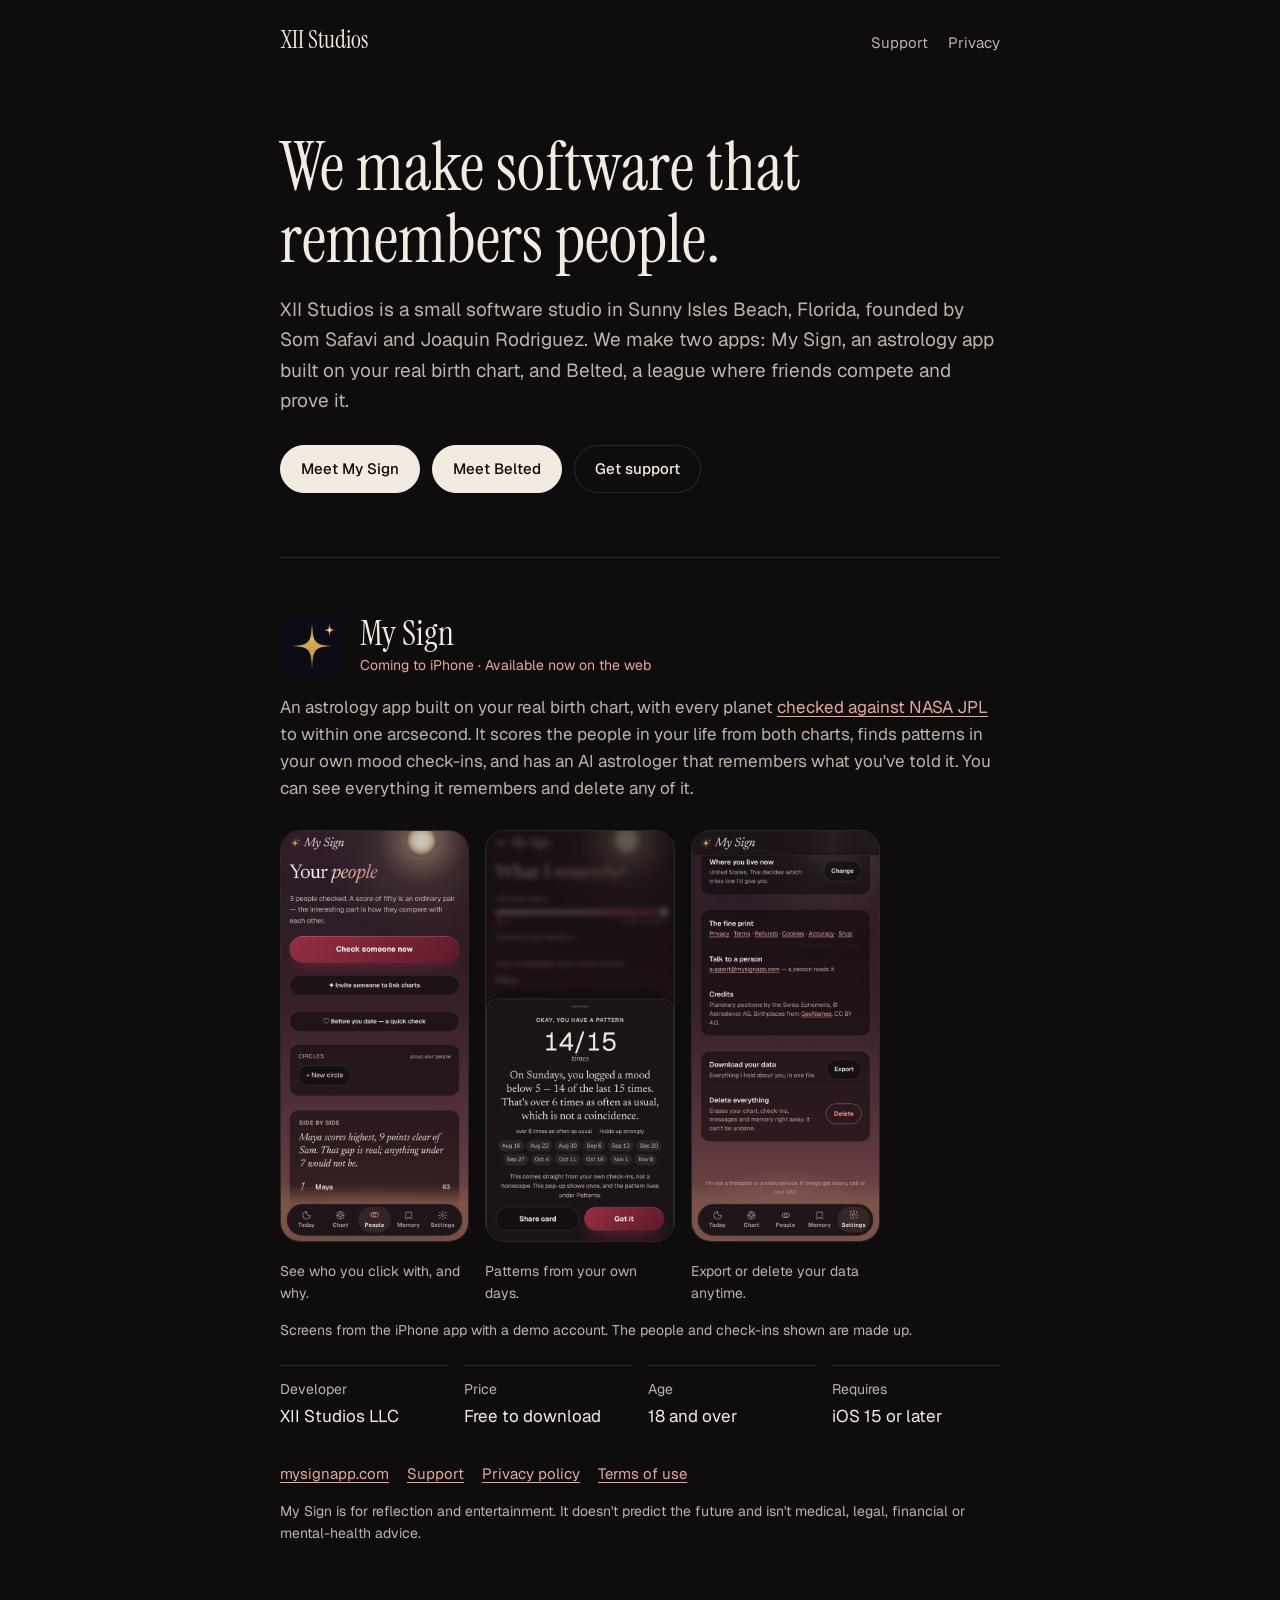
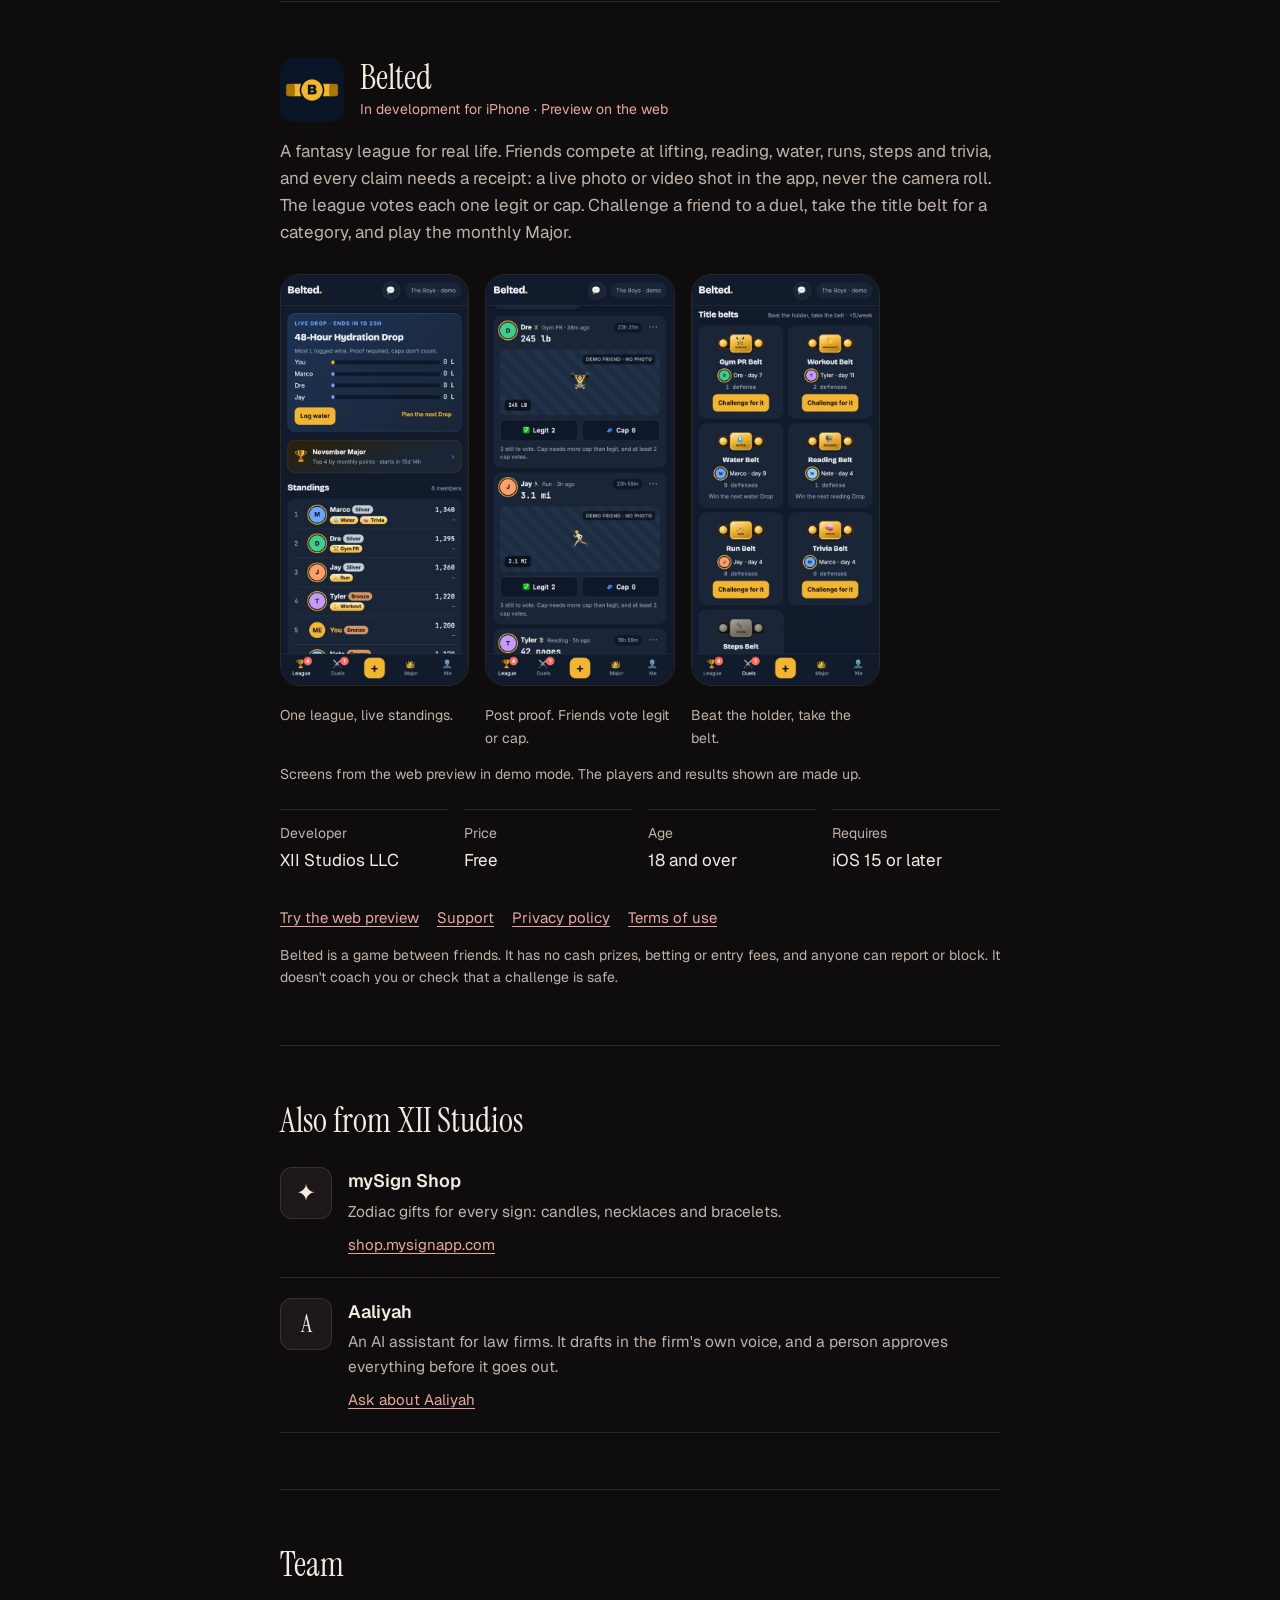
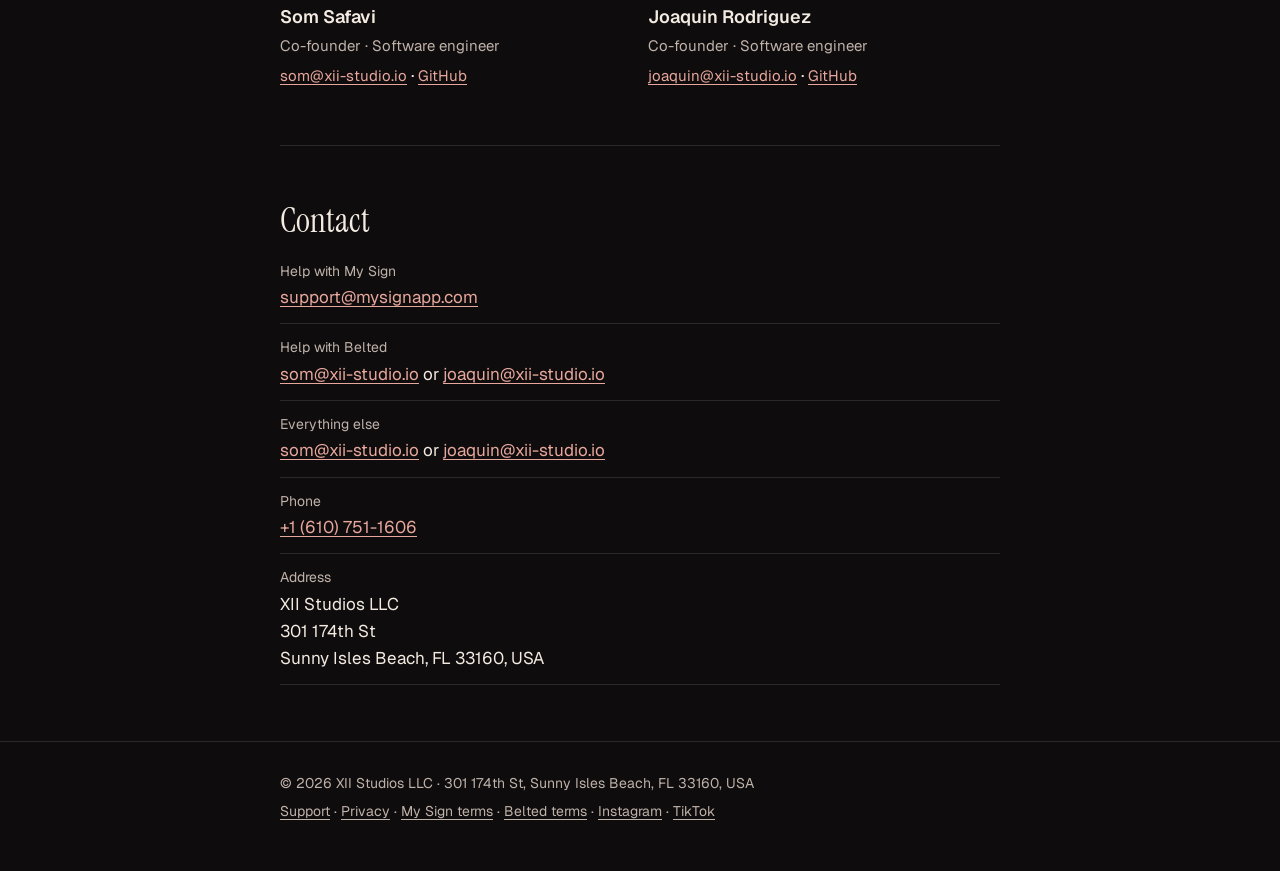
<file: index.html>
<!doctype html>
<html lang="en">
<head>
<meta charset="utf-8">
<meta name="viewport" content="width=device-width, initial-scale=1">
<title>XII Studios</title>
<meta name="description" content="XII Studios LLC is a small software studio in Sunny Isles Beach, Florida. We make My Sign and Belted.">
<meta name="theme-color" content="#0f0c0e">
<link rel="canonical" href="https://xii-studio.io/">
<link rel="icon" href="assets/favicon.svg" type="image/svg+xml">
<link rel="stylesheet" href="assets/site.css?v=4">
<script type="application/ld+json">
{"@context":"https://schema.org","@type":"Organization","name":"XII Studios LLC","url":"https://xii-studio.io/","email":["som@xii-studio.io","joaquin@xii-studio.io"],"telephone":"+1-610-751-1606",
"address":{"@type":"PostalAddress","streetAddress":"301 174th St","addressLocality":"Sunny Isles Beach","addressRegion":"FL","postalCode":"33160","addressCountry":"US"},
"founder":[{"@type":"Person","name":"Som Safavi","email":"som@xii-studio.io"},{"@type":"Person","name":"Joaquin Rodriguez","email":"joaquin@xii-studio.io"}],
"contactPoint":[{"@type":"ContactPoint","contactType":"customer support","email":"support@mysignapp.com","url":"https://xii-studio.io/support.html"}],
"brand":[{"@type":"Brand","name":"My Sign"},{"@type":"Brand","name":"Belted"}]}
</script>
</head>
<body>
<header class="top"><div class="wrap">
  <a class="brand" href="./">XII Studios</a>
  <nav><a href="support.html">Support</a><a href="privacy.html">Privacy</a></nav>
</div></header>
<main class="wrap">
<section class="hero">
  <h1>We make software that remembers people.</h1>
  <p class="lede">XII Studios is a small software studio in Sunny Isles Beach, Florida, founded by Som Safavi and Joaquin Rodriguez. We make two apps: My Sign, an astrology app built on your real birth chart, and Belted, a league where friends compete and prove it.</p>
  <div class="btns"><a class="btn solid" href="#my-sign">Meet My Sign</a><a class="btn solid" href="#belted">Meet Belted</a><a class="btn" href="support.html">Get support</a></div>
</section>

<section id="my-sign">
  <div class="app-head">
    <img src="assets/img/my-sign-icon.png" width="64" height="64" alt="My Sign app icon">
    <div><h2>My Sign</h2><p class="status">Coming to iPhone · Available now on the web</p></div>
  </div>
  <p>An astrology app built on your real birth chart, with every planet <a href="https://mysignapp.com/accuracy">checked against NASA JPL</a> to within one arcsecond. It scores the people in your life from both charts, finds patterns in your own mood check-ins, and has an AI astrologer that remembers what you've told it. You can see everything it remembers and delete any of it.</p>
  <div class="shots">
    <figure><img src="assets/img/1-people.jpg" width="506" height="1100" loading="lazy" alt="The People screen, with three people ranked by compatibility score"><figcaption>See who you click with, and why.</figcaption></figure>
    <figure><img src="assets/img/3-pattern.jpg" width="506" height="1100" loading="lazy" alt="A pattern found in the user's own check-ins"><figcaption>Patterns from your own days.</figcaption></figure>
    <figure><img src="assets/img/6-your-data.jpg" width="506" height="1100" loading="lazy" alt="Settings, with Download your data and Delete everything"><figcaption>Export or delete your data anytime.</figcaption></figure>
  </div>
  <p class="fine">Screens from the iPhone app with a demo account. The people and check-ins shown are made up.</p>
  <dl class="facts">
    <div><dt>Developer</dt><dd>XII Studios LLC</dd></div>
    <div><dt>Price</dt><dd>Free to download</dd></div>
    <div><dt>Age</dt><dd>18 and over</dd></div>
    <div><dt>Requires</dt><dd>iOS 15 or later</dd></div>
  </dl>
  <div class="links"><a href="https://mysignapp.com">mysignapp.com</a><a href="support.html">Support</a><a href="https://mysignapp.com/privacy">Privacy policy</a><a href="https://mysignapp.com/terms">Terms of use</a></div>
  <p class="fine">My Sign is for reflection and entertainment. It doesn't predict the future and isn't medical, legal, financial or mental-health advice.</p>
</section>

<section id="belted">
  <div class="app-head">
    <img src="assets/img/belted-icon.png" width="64" height="64" alt="Belted app icon">
    <div><h2>Belted</h2><p class="status">In development for iPhone · Preview on the web</p></div>
  </div>
  <p>A fantasy league for real life. Friends compete at lifting, reading, water, runs, steps and trivia, and every claim needs a receipt: a live photo or video shot in the app, never the camera roll. The league votes each one legit or cap. Challenge a friend to a duel, take the title belt for a category, and play the monthly Major.</p>
  <div class="shots">
    <figure><img src="assets/img/belted-1-league.jpg" width="506" height="1100" loading="lazy" alt="The League screen, with a live water Drop and the standings for six players"><figcaption>One league, live standings.</figcaption></figure>
    <figure><img src="assets/img/belted-2-receipts.jpg" width="506" height="1100" loading="lazy" alt="A receipt for a 245 lb gym lift, with Legit and Cap vote buttons"><figcaption>Post proof. Friends vote legit or cap.</figcaption></figure>
    <figure><img src="assets/img/belted-3-belts.jpg" width="506" height="1100" loading="lazy" alt="Title belts for each category, with the current holder and a Challenge for it button"><figcaption>Beat the holder, take the belt.</figcaption></figure>
  </div>
  <p class="fine">Screens from the web preview in demo mode. The players and results shown are made up.</p>
  <dl class="facts">
    <div><dt>Developer</dt><dd>XII Studios LLC</dd></div>
    <div><dt>Price</dt><dd>Free</dd></div>
    <div><dt>Age</dt><dd>18 and over</dd></div>
    <div><dt>Requires</dt><dd>iOS 15 or later</dd></div>
  </dl>
  <div class="links"><a href="https://somsafavi-hash.github.io/belted/">Try the web preview</a><a href="support.html#belted">Support</a><a href="belted-privacy.html">Privacy policy</a><a href="belted-terms.html">Terms of use</a></div>
  <p class="fine">Belted is a game between friends. It has no cash prizes, betting or entry fees, and anyone can report or block. It doesn't coach you or check that a challenge is safe.</p>
</section>

<section>
  <h2>Also from XII Studios</h2>
  <ul class="apps">
    <li><span class="glyph" aria-hidden="true">✦</span>
      <div><h3>mySign Shop</h3><p>Zodiac gifts for every sign: candles, necklaces and bracelets.</p>
        <div class="links"><a href="https://shop.mysignapp.com">shop.mysignapp.com</a></div></div></li>
    <li><span class="glyph" aria-hidden="true">A</span>
      <div><h3>Aaliyah</h3><p>An AI assistant for law firms. It drafts in the firm's own voice, and a person approves everything before it goes out.</p>
        <div class="links"><a href="mailto:som@xii-studio.io,joaquin@xii-studio.io?subject=Aaliyah">Ask about Aaliyah</a></div></div></li>
  </ul>
</section>

<section>
  <h2>Team</h2>
  <div class="team">
    <div><h3>Som Safavi</h3><p>Co-founder · Software engineer</p><a href="mailto:som@xii-studio.io">som@xii-studio.io</a> · <a href="https://github.com/somsafavi-hash">GitHub</a></div>
    <div><h3>Joaquin Rodriguez</h3><p>Co-founder · Software engineer</p><a href="mailto:joaquin@xii-studio.io">joaquin@xii-studio.io</a> · <a href="https://github.com/joaqorm55">GitHub</a></div>
  </div>
</section>

<section id="contact">
  <h2>Contact</h2>
  <dl>
    <div><dt>Help with My Sign</dt><dd><a href="mailto:support@mysignapp.com">support@mysignapp.com</a></dd></div>
    <div><dt>Help with Belted</dt><dd><a href="mailto:som@xii-studio.io?subject=Belted">som@xii-studio.io</a> or <a href="mailto:joaquin@xii-studio.io?subject=Belted">joaquin@xii-studio.io</a></dd></div>
    <div><dt>Everything else</dt><dd><a href="mailto:som@xii-studio.io">som@xii-studio.io</a> or <a href="mailto:joaquin@xii-studio.io">joaquin@xii-studio.io</a></dd></div>
    <div><dt>Phone</dt><dd><a href="tel:+16107511606">+1 (610) 751-1606</a></dd></div>
    <div><dt>Address</dt><dd><address>XII Studios LLC<br>301 174th St<br>Sunny Isles Beach, FL 33160, USA</address></dd></div>
  </dl>
</section>
</main>
<footer><div class="wrap">
  <p>© 2026 XII Studios LLC · 301 174th St, Sunny Isles Beach, FL 33160, USA</p>
  <p><a href="support.html">Support</a> · <a href="privacy.html">Privacy</a> · <a href="https://mysignapp.com/terms">My Sign terms</a> · <a href="belted-terms.html">Belted terms</a> · <a href="https://www.instagram.com/mysignastrology/">Instagram</a> · <a href="https://www.tiktok.com/@mysignastrology">TikTok</a></p>
</div></footer>
</body>
</html>
</file>
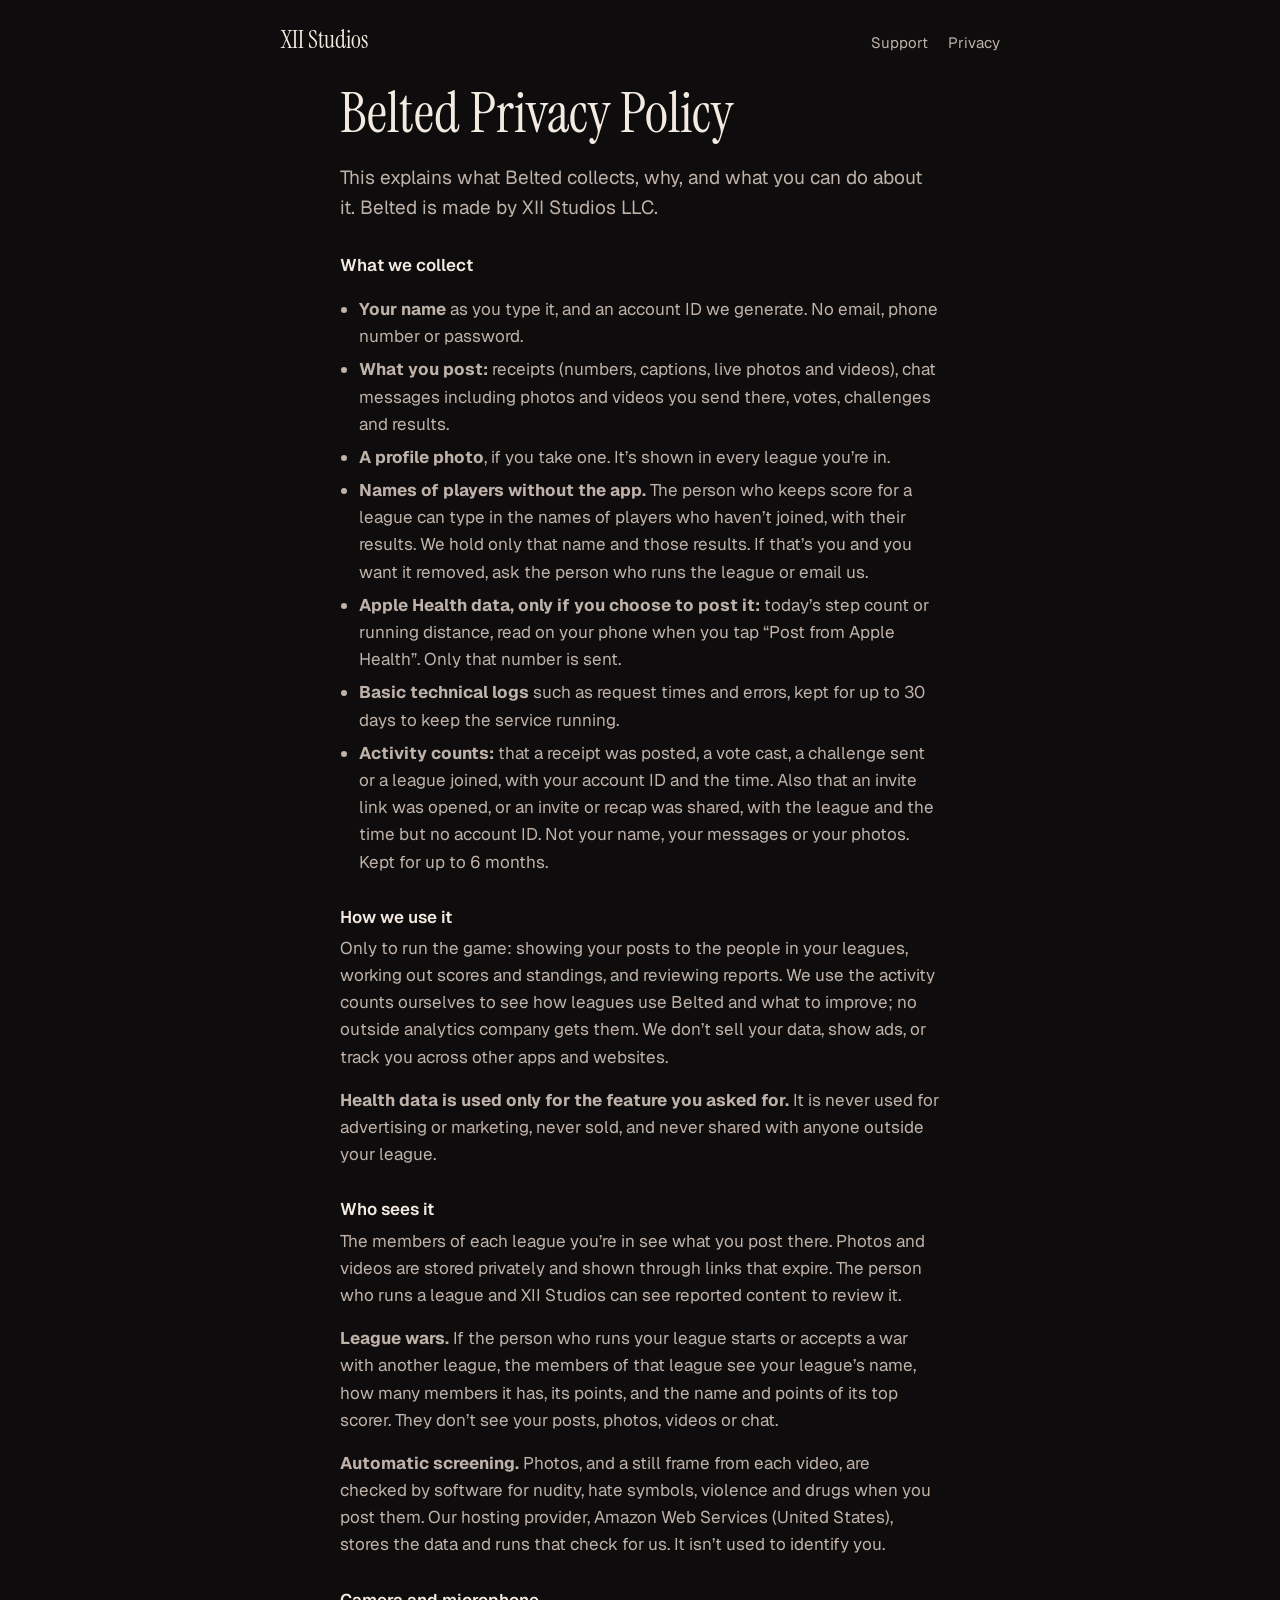
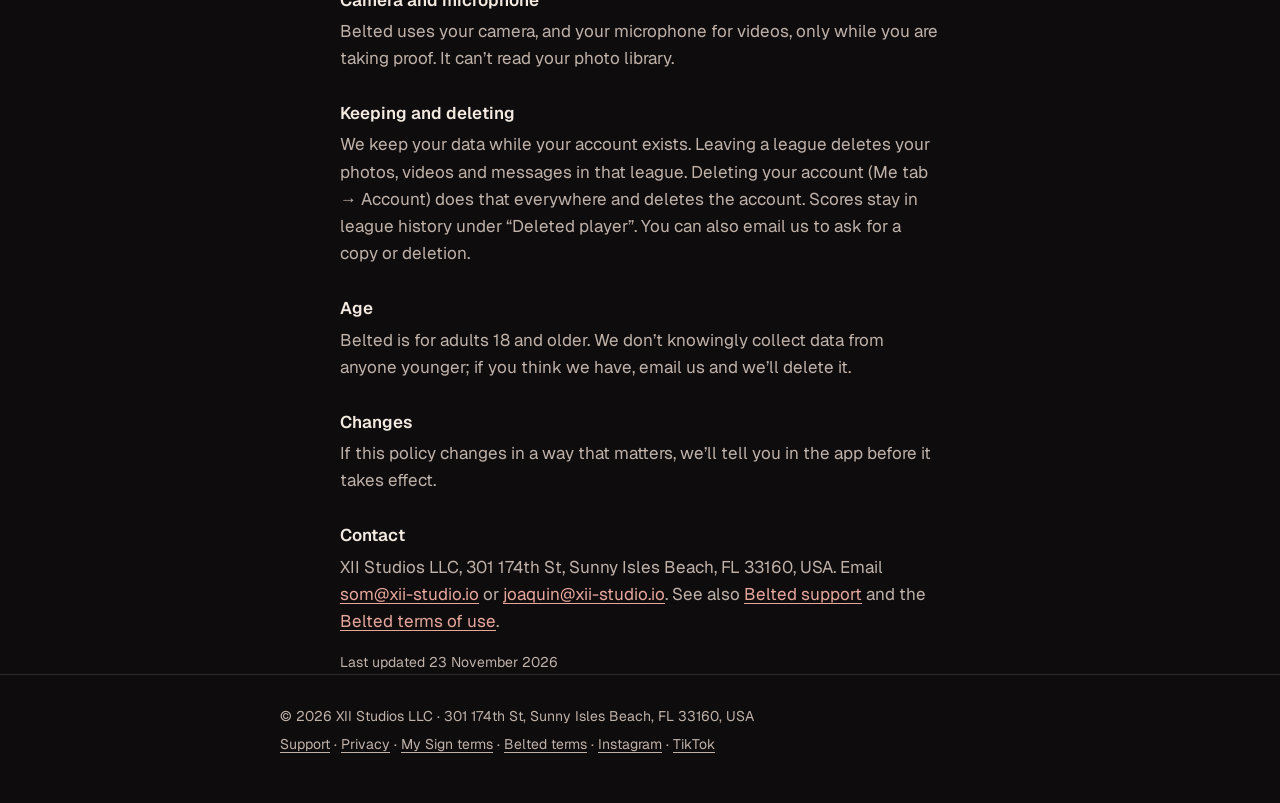
<file: belted-privacy.html>
<!doctype html>
<html lang="en">
<head>
<meta charset="utf-8">
<meta name="viewport" content="width=device-width, initial-scale=1">
<title>Belted Privacy Policy: XII Studios</title>
<meta name="description" content="What the Belted app collects, why, and how to delete it.">
<meta name="theme-color" content="#0f0c0e">
<link rel="canonical" href="https://xii-studio.io/belted-privacy.html">
<link rel="icon" href="assets/favicon.svg" type="image/svg+xml">
<link rel="stylesheet" href="assets/site.css?v=4">
</head>
<body>
<header class="top"><div class="wrap">
  <a class="brand" href="./">XII Studios</a>
  <nav><a href="support.html">Support</a><a href="privacy.html">Privacy</a></nav>
</div></header>
<main class="wrap doc">
<h1>Belted Privacy Policy</h1>
<p class="lede">This explains what Belted collects, why, and what you can do about it. Belted is made by XII Studios LLC.</p>
<h3>What we collect</h3>
<ul>
<li><b>Your name</b> as you type it, and an account ID we generate. No email, phone number or password.</li>
<li><b>What you post:</b> receipts (numbers, captions, live photos and videos), chat messages including photos and videos you send there, votes, challenges and results.</li>
<li><b>A profile photo</b>, if you take one. It’s shown in every league you’re in.</li>
<li><b>Names of players without the app.</b> The person who keeps score for a league can type in the names of players who haven’t joined, with their results. We hold only that name and those results. If that’s you and you want it removed, ask the person who runs the league or email us.</li>
<li><b>Apple Health data, only if you choose to post it:</b> today’s step count or running distance, read on your phone when you tap “Post from Apple Health”. Only that number is sent.</li>
<li><b>Basic technical logs</b> such as request times and errors, kept for up to 30 days to keep the service running.</li>
<li><b>Activity counts:</b> that a receipt was posted, a vote cast, a challenge sent or a league joined, with your account ID and the time. Also that an invite link was opened, or an invite or recap was shared, with the league and the time but no account ID. Not your name, your messages or your photos. Kept for up to 6 months.</li>
</ul>
<h3>How we use it</h3>
<p>Only to run the game: showing your posts to the people in your leagues, working out scores and standings, and reviewing reports. We use the activity counts ourselves to see how leagues use Belted and what to improve; no outside analytics company gets them. We don’t sell your data, show ads, or track you across other apps and websites.</p>
<p><b>Health data is used only for the feature you asked for.</b> It is never used for advertising or marketing, never sold, and never shared with anyone outside your league.</p>
<h3>Who sees it</h3>
<p>The members of each league you’re in see what you post there. Photos and videos are stored privately and shown through links that expire. The person who runs a league and XII Studios can see reported content to review it.</p>
<p><b>League wars.</b> If the person who runs your league starts or accepts a war with another league, the members of that league see your league’s name, how many members it has, its points, and the name and points of its top scorer. They don’t see your posts, photos, videos or chat.</p>
<p><b>Automatic screening.</b> Photos, and a still frame from each video, are checked by software for nudity, hate symbols, violence and drugs when you post them. Our hosting provider, Amazon Web Services (United States), stores the data and runs that check for us. It isn’t used to identify you.</p>
<h3>Camera and microphone</h3>
<p>Belted uses your camera, and your microphone for videos, only while you are taking proof. It can’t read your photo library.</p>
<h3>Keeping and deleting</h3>
<p>We keep your data while your account exists. Leaving a league deletes your photos, videos and messages in that league. Deleting your account (Me tab → Account) does that everywhere and deletes the account. Scores stay in league history under “Deleted player”. You can also email us to ask for a copy or deletion.</p>
<h3>Age</h3>
<p>Belted is for adults 18 and older. We don’t knowingly collect data from anyone younger; if you think we have, email us and we’ll delete it.</p>
<h3>Changes</h3>
<p>If this policy changes in a way that matters, we’ll tell you in the app before it takes effect.</p>
<h3>Contact</h3>
<p>XII Studios LLC, 301 174th St, Sunny Isles Beach, FL 33160, USA. Email <a href="mailto:som@xii-studio.io">som@xii-studio.io</a> or <a href="mailto:joaquin@xii-studio.io">joaquin@xii-studio.io</a>. See also <a href="support.html#belted">Belted support</a> and the <a href="belted-terms.html">Belted terms of use</a>.</p>
<p style="font-size:14px">Last updated 23 November 2026</p>
</main>
<footer><div class="wrap">
  <p>© 2026 XII Studios LLC · 301 174th St, Sunny Isles Beach, FL 33160, USA</p>
  <p><a href="support.html">Support</a> · <a href="privacy.html">Privacy</a> · <a href="https://mysignapp.com/terms">My Sign terms</a> · <a href="belted-terms.html">Belted terms</a> · <a href="https://www.instagram.com/mysignastrology/">Instagram</a> · <a href="https://www.tiktok.com/@mysignastrology">TikTok</a></p>
</div></footer>
</body>
</html>
</file>
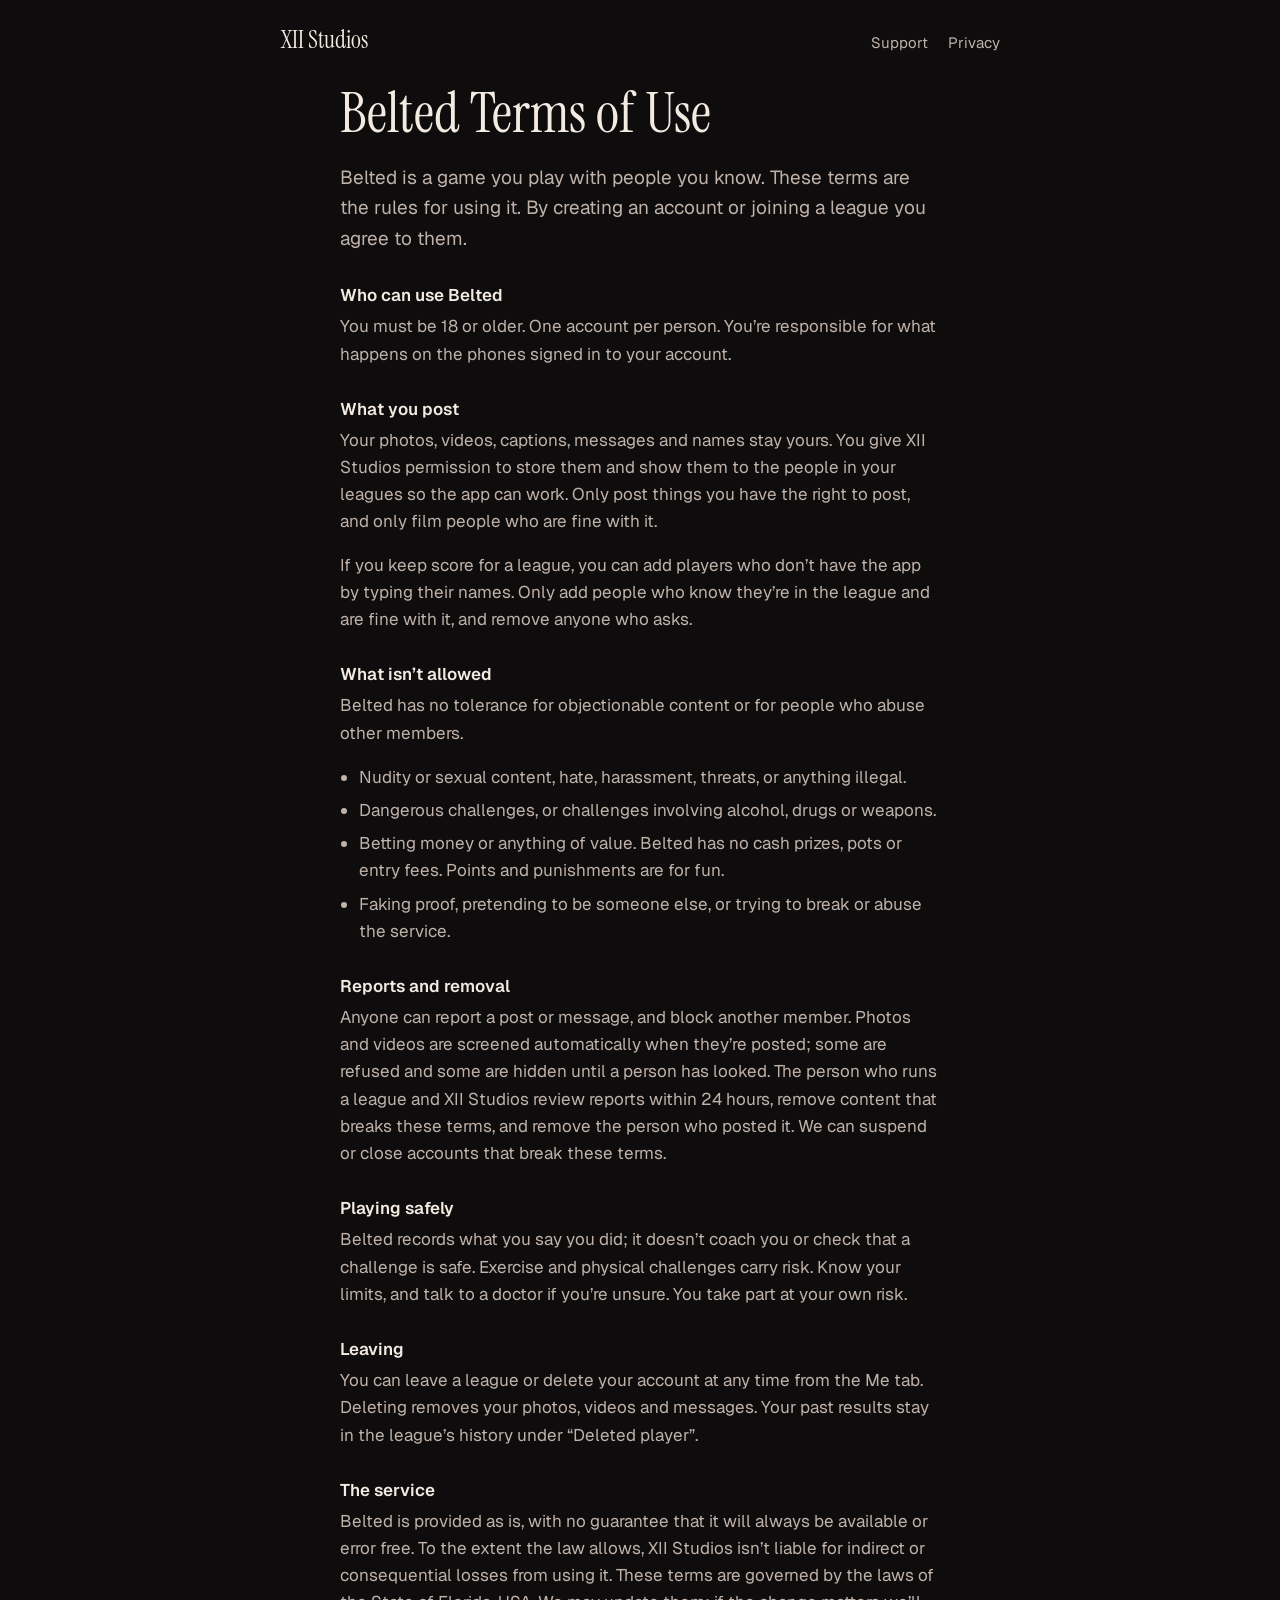
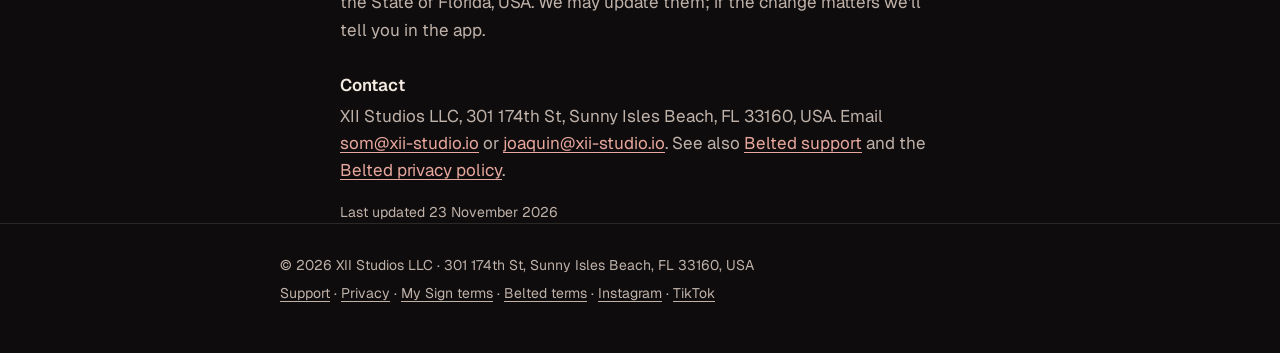
<file: belted-terms.html>
<!doctype html>
<html lang="en">
<head>
<meta charset="utf-8">
<meta name="viewport" content="width=device-width, initial-scale=1">
<title>Belted Terms of Use: XII Studios</title>
<meta name="description" content="The rules for using the Belted app.">
<meta name="theme-color" content="#0f0c0e">
<link rel="canonical" href="https://xii-studio.io/belted-terms.html">
<link rel="icon" href="assets/favicon.svg" type="image/svg+xml">
<link rel="stylesheet" href="assets/site.css?v=4">
</head>
<body>
<header class="top"><div class="wrap">
  <a class="brand" href="./">XII Studios</a>
  <nav><a href="support.html">Support</a><a href="privacy.html">Privacy</a></nav>
</div></header>
<main class="wrap doc">
<h1>Belted Terms of Use</h1>
<p class="lede">Belted is a game you play with people you know. These terms are the rules for using it. By creating an account or joining a league you agree to them.</p>
<h3>Who can use Belted</h3>
<p>You must be 18 or older. One account per person. You’re responsible for what happens on the phones signed in to your account.</p>
<h3>What you post</h3>
<p>Your photos, videos, captions, messages and names stay yours. You give XII Studios permission to store them and show them to the people in your leagues so the app can work. Only post things you have the right to post, and only film people who are fine with it.</p>
<p>If you keep score for a league, you can add players who don’t have the app by typing their names. Only add people who know they’re in the league and are fine with it, and remove anyone who asks.</p>
<h3>What isn’t allowed</h3>
<p>Belted has no tolerance for objectionable content or for people who abuse other members.</p>
<ul>
<li>Nudity or sexual content, hate, harassment, threats, or anything illegal.</li>
<li>Dangerous challenges, or challenges involving alcohol, drugs or weapons.</li>
<li>Betting money or anything of value. Belted has no cash prizes, pots or entry fees. Points and punishments are for fun.</li>
<li>Faking proof, pretending to be someone else, or trying to break or abuse the service.</li>
</ul>
<h3>Reports and removal</h3>
<p>Anyone can report a post or message, and block another member. Photos and videos are screened automatically when they’re posted; some are refused and some are hidden until a person has looked. The person who runs a league and XII Studios review reports within 24 hours, remove content that breaks these terms, and remove the person who posted it. We can suspend or close accounts that break these terms.</p>
<h3>Playing safely</h3>
<p>Belted records what you say you did; it doesn’t coach you or check that a challenge is safe. Exercise and physical challenges carry risk. Know your limits, and talk to a doctor if you’re unsure. You take part at your own risk.</p>
<h3>Leaving</h3>
<p>You can leave a league or delete your account at any time from the Me tab. Deleting removes your photos, videos and messages. Your past results stay in the league’s history under “Deleted player”.</p>
<h3>The service</h3>
<p>Belted is provided as is, with no guarantee that it will always be available or error free. To the extent the law allows, XII Studios isn’t liable for indirect or consequential losses from using it. These terms are governed by the laws of the State of Florida, USA. We may update them; if the change matters we’ll tell you in the app.</p>
<h3>Contact</h3>
<p>XII Studios LLC, 301 174th St, Sunny Isles Beach, FL 33160, USA. Email <a href="mailto:som@xii-studio.io">som@xii-studio.io</a> or <a href="mailto:joaquin@xii-studio.io">joaquin@xii-studio.io</a>. See also <a href="support.html#belted">Belted support</a> and the <a href="belted-privacy.html">Belted privacy policy</a>.</p>
<p style="font-size:14px">Last updated 23 November 2026</p>
</main>
<footer><div class="wrap">
  <p>© 2026 XII Studios LLC · 301 174th St, Sunny Isles Beach, FL 33160, USA</p>
  <p><a href="support.html">Support</a> · <a href="privacy.html">Privacy</a> · <a href="https://mysignapp.com/terms">My Sign terms</a> · <a href="belted-terms.html">Belted terms</a> · <a href="https://www.instagram.com/mysignastrology/">Instagram</a> · <a href="https://www.tiktok.com/@mysignastrology">TikTok</a></p>
</div></footer>
</body>
</html>
</file>
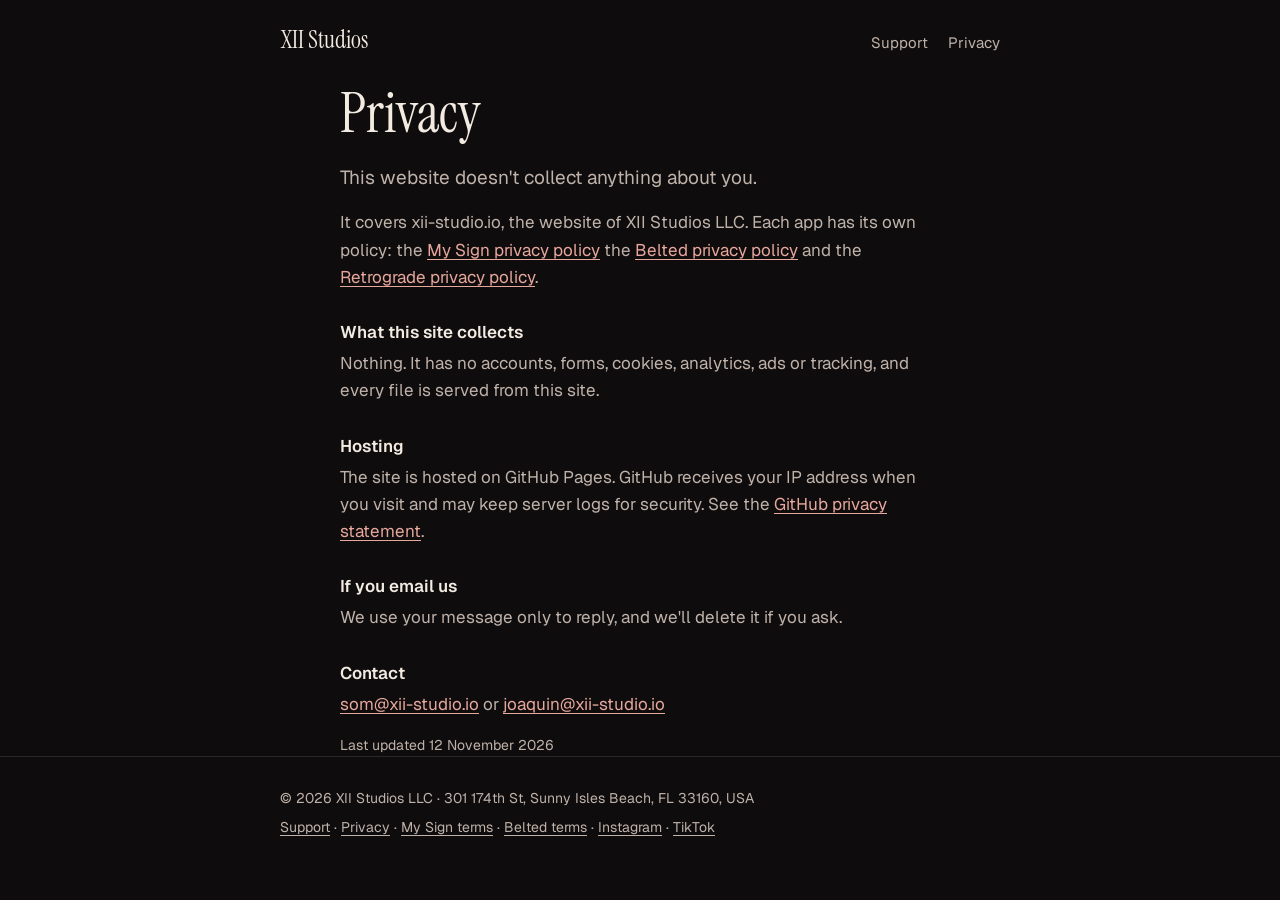
<file: privacy.html>
<!doctype html>
<html lang="en">
<head>
<meta charset="utf-8">
<meta name="viewport" content="width=device-width, initial-scale=1">
<title>Privacy: XII Studios</title>
<meta name="description" content="Privacy on xii-studio.io.">
<meta name="theme-color" content="#0f0c0e">
<link rel="canonical" href="https://xii-studio.io/privacy.html">
<link rel="icon" href="assets/favicon.svg" type="image/svg+xml">
<link rel="stylesheet" href="assets/site.css?v=4">
</head>
<body>
<header class="top"><div class="wrap">
  <a class="brand" href="./">XII Studios</a>
  <nav><a href="support.html">Support</a><a href="privacy.html">Privacy</a></nav>
</div></header>
<main class="wrap doc">
<h1>Privacy</h1>
<p class="lede">This website doesn't collect anything about you.</p>
<p>It covers xii-studio.io, the website of XII Studios LLC. Each app has its own policy: the <a href="https://mysignapp.com/privacy">My Sign privacy policy</a> the <a href="belted-privacy.html">Belted privacy policy</a> and the <a href="retrograde-privacy.html">Retrograde privacy policy</a>.</p>
<h3>What this site collects</h3>
<p>Nothing. It has no accounts, forms, cookies, analytics, ads or tracking, and every file is served from this site.</p>
<h3>Hosting</h3>
<p>The site is hosted on GitHub Pages. GitHub receives your IP address when you visit and may keep server logs for security. See the <a href="https://docs.github.com/en/site-policy/privacy-policies/github-general-privacy-statement">GitHub privacy statement</a>.</p>
<h3>If you email us</h3>
<p>We use your message only to reply, and we'll delete it if you ask.</p>
<h3>Contact</h3>
<p><a href="mailto:som@xii-studio.io">som@xii-studio.io</a> or <a href="mailto:joaquin@xii-studio.io">joaquin@xii-studio.io</a></p>
<p style="font-size:14px">Last updated 12 November 2026</p>
</main>
<footer><div class="wrap">
  <p>© 2026 XII Studios LLC · 301 174th St, Sunny Isles Beach, FL 33160, USA</p>
  <p><a href="support.html">Support</a> · <a href="privacy.html">Privacy</a> · <a href="https://mysignapp.com/terms">My Sign terms</a> · <a href="belted-terms.html">Belted terms</a> · <a href="https://www.instagram.com/mysignastrology/">Instagram</a> · <a href="https://www.tiktok.com/@mysignastrology">TikTok</a></p>
</div></footer>
</body>
</html>
</file>
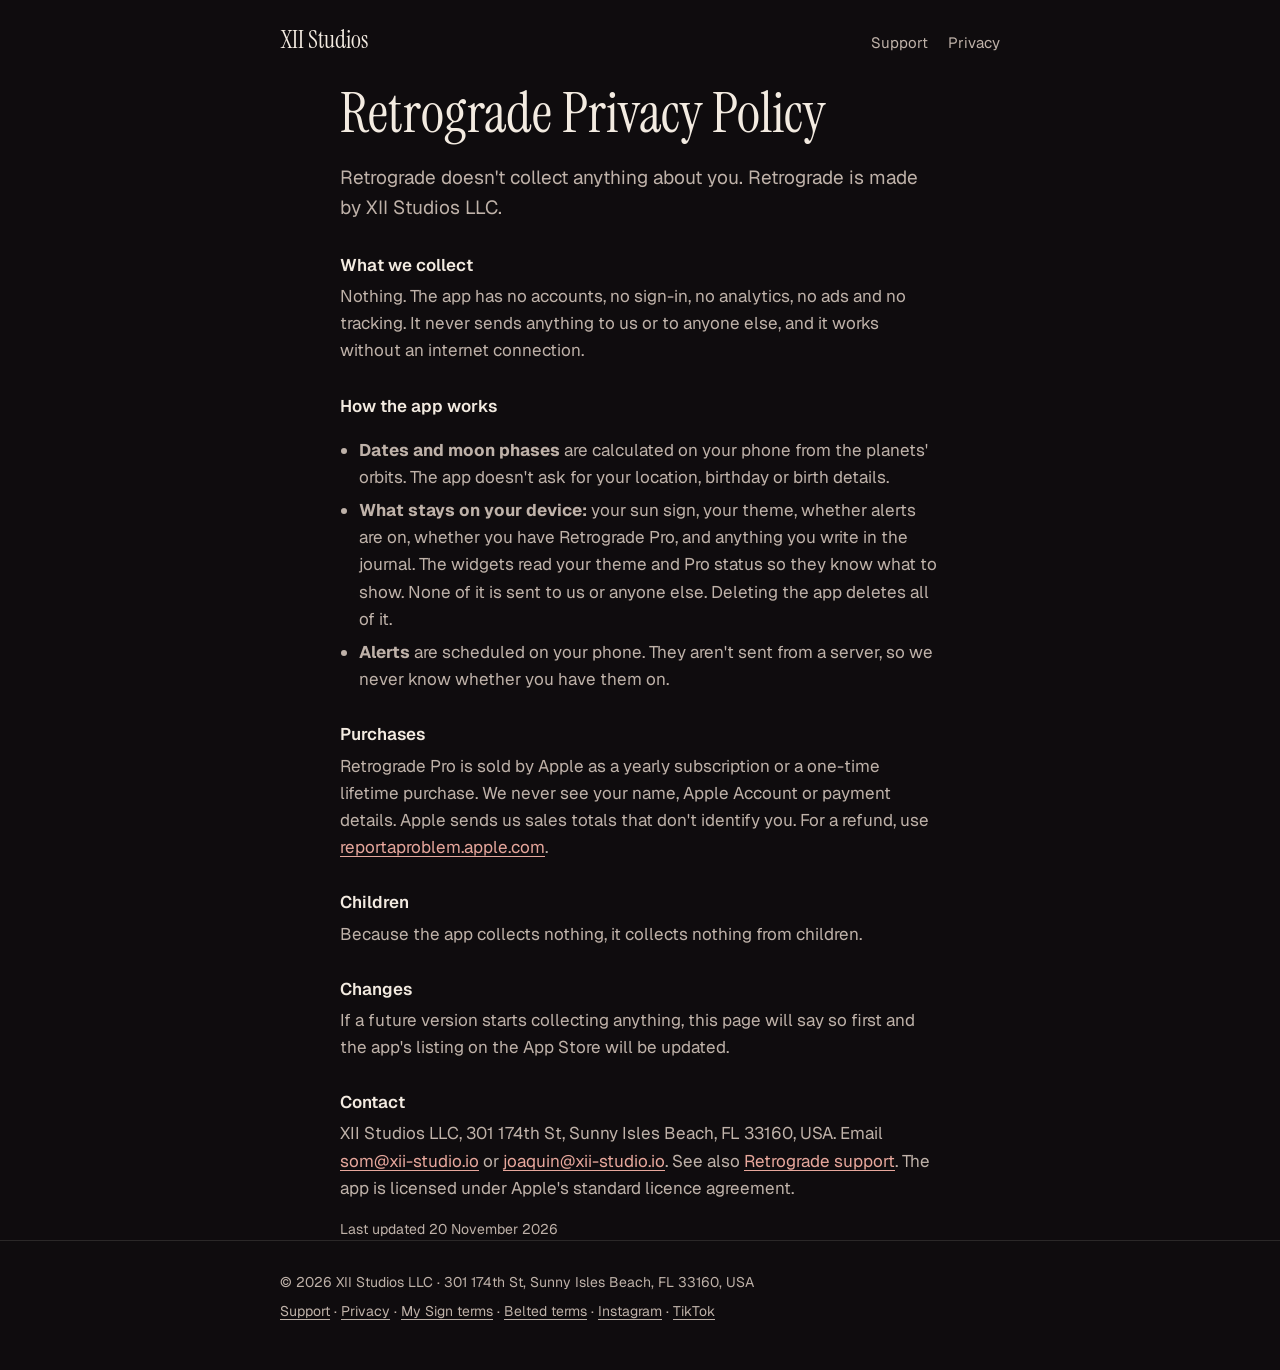
<file: retrograde-privacy.html>
<!doctype html>
<html lang="en">
<head>
<meta charset="utf-8">
<meta name="viewport" content="width=device-width, initial-scale=1">
<title>Retrograde Privacy Policy: XII Studios</title>
<meta name="description" content="The Retrograde app collects nothing about you. Here is how it works.">
<meta name="theme-color" content="#0f0c0e">
<link rel="canonical" href="https://xii-studio.io/retrograde-privacy.html">
<link rel="icon" href="assets/favicon.svg" type="image/svg+xml">
<link rel="stylesheet" href="assets/site.css?v=4">
</head>
<body>
<header class="top"><div class="wrap">
  <a class="brand" href="./">XII Studios</a>
  <nav><a href="support.html">Support</a><a href="privacy.html">Privacy</a></nav>
</div></header>
<main class="wrap doc">
<h1>Retrograde Privacy Policy</h1>
<p class="lede">Retrograde doesn't collect anything about you. Retrograde is made by XII Studios LLC.</p>
<h3>What we collect</h3>
<p>Nothing. The app has no accounts, no sign-in, no analytics, no ads and no tracking. It never sends anything to us or to anyone else, and it works without an internet connection.</p>
<h3>How the app works</h3>
<ul>
<li><b>Dates and moon phases</b> are calculated on your phone from the planets' orbits. The app doesn't ask for your location, birthday or birth details.</li>
<li><b>What stays on your device:</b> your sun sign, your theme, whether alerts are on, whether you have Retrograde Pro, and anything you write in the journal. The widgets read your theme and Pro status so they know what to show. None of it is sent to us or anyone else. Deleting the app deletes all of it.</li>
<li><b>Alerts</b> are scheduled on your phone. They aren't sent from a server, so we never know whether you have them on.</li>
</ul>
<h3>Purchases</h3>
<p>Retrograde Pro is sold by Apple as a yearly subscription or a one-time lifetime purchase. We never see your name, Apple Account or payment details. Apple sends us sales totals that don't identify you. For a refund, use <a href="https://reportaproblem.apple.com">reportaproblem.apple.com</a>.</p>
<h3>Children</h3>
<p>Because the app collects nothing, it collects nothing from children.</p>
<h3>Changes</h3>
<p>If a future version starts collecting anything, this page will say so first and the app's listing on the App Store will be updated.</p>
<h3>Contact</h3>
<p>XII Studios LLC, 301 174th St, Sunny Isles Beach, FL 33160, USA. Email <a href="mailto:som@xii-studio.io?subject=Retrograde">som@xii-studio.io</a> or <a href="mailto:joaquin@xii-studio.io?subject=Retrograde">joaquin@xii-studio.io</a>. See also <a href="support.html#retrograde">Retrograde support</a>. The app is licensed under Apple's standard licence agreement.</p>
<p style="font-size:14px">Last updated 20 November 2026</p>
</main>
<footer><div class="wrap">
  <p>© 2026 XII Studios LLC · 301 174th St, Sunny Isles Beach, FL 33160, USA</p>
  <p><a href="support.html">Support</a> · <a href="privacy.html">Privacy</a> · <a href="https://mysignapp.com/terms">My Sign terms</a> · <a href="belted-terms.html">Belted terms</a> · <a href="https://www.instagram.com/mysignastrology/">Instagram</a> · <a href="https://www.tiktok.com/@mysignastrology">TikTok</a></p>
</div></footer>
</body>
</html>
</file>
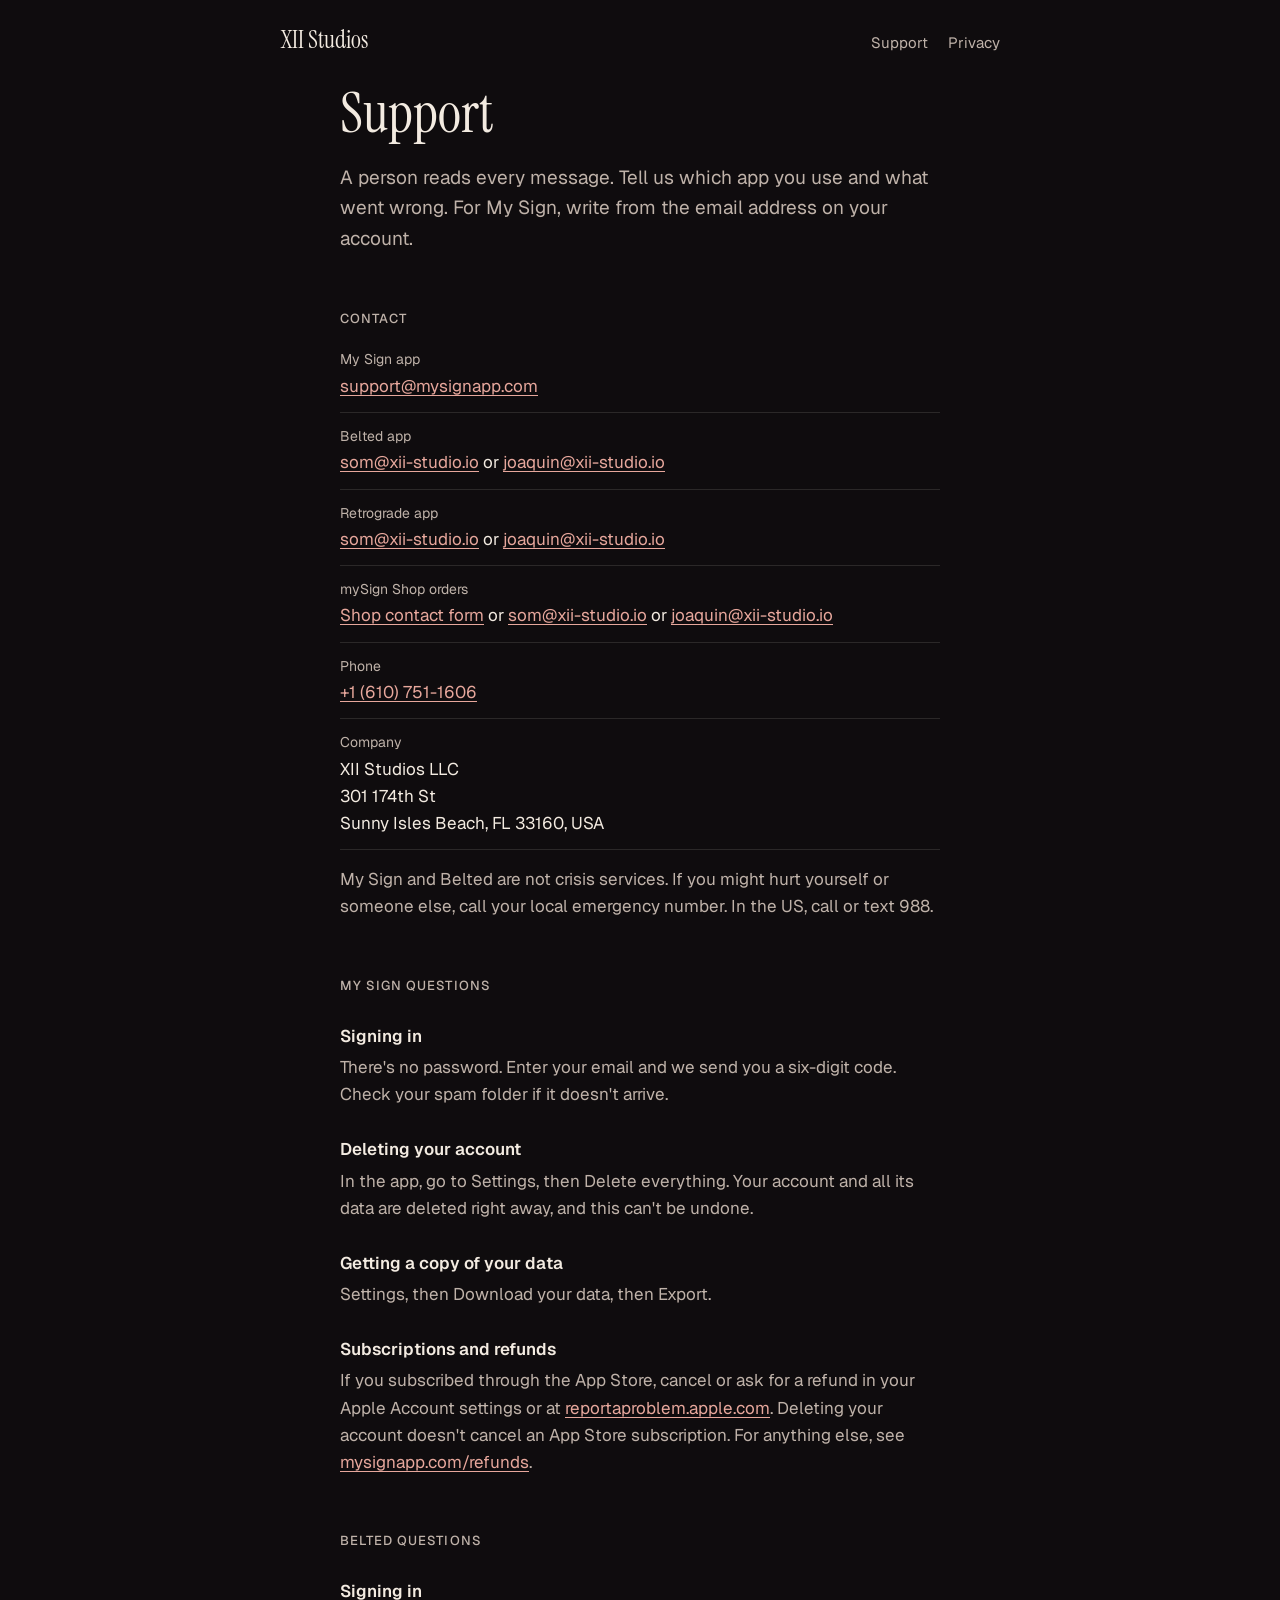
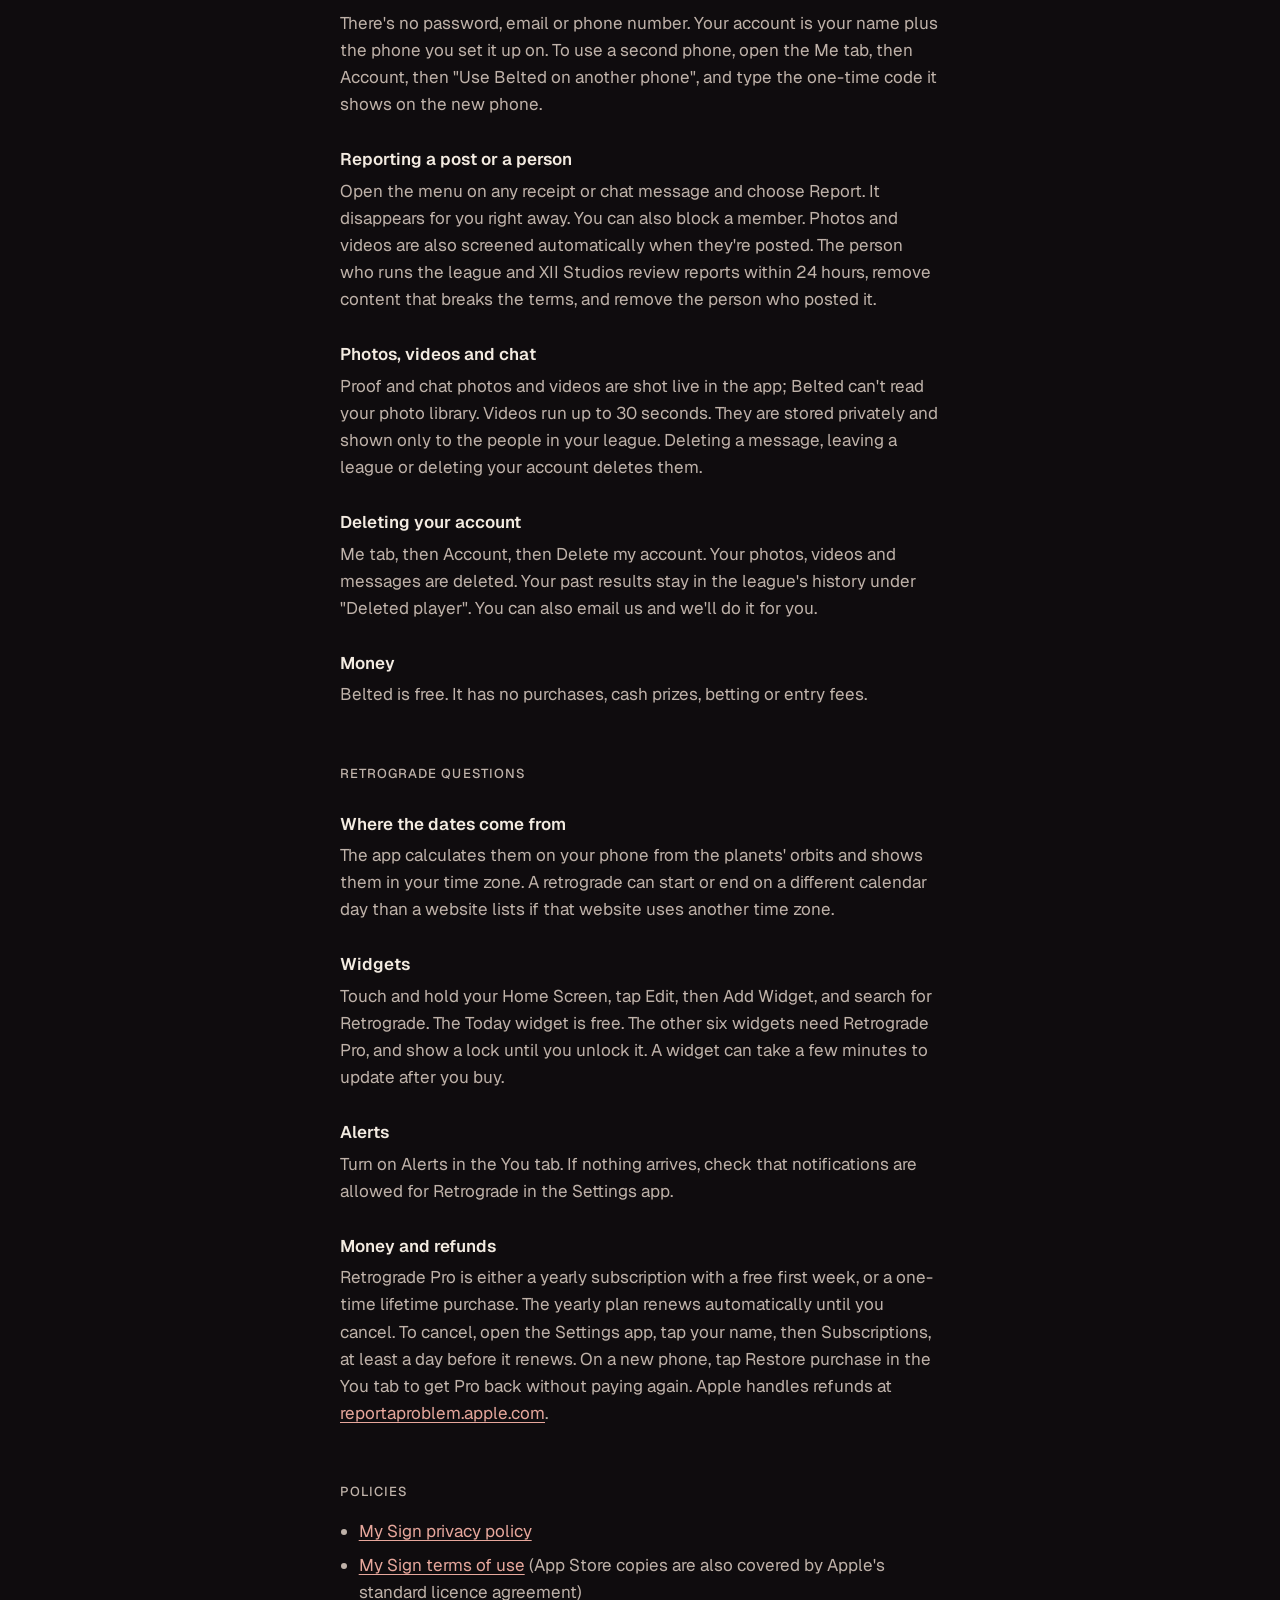
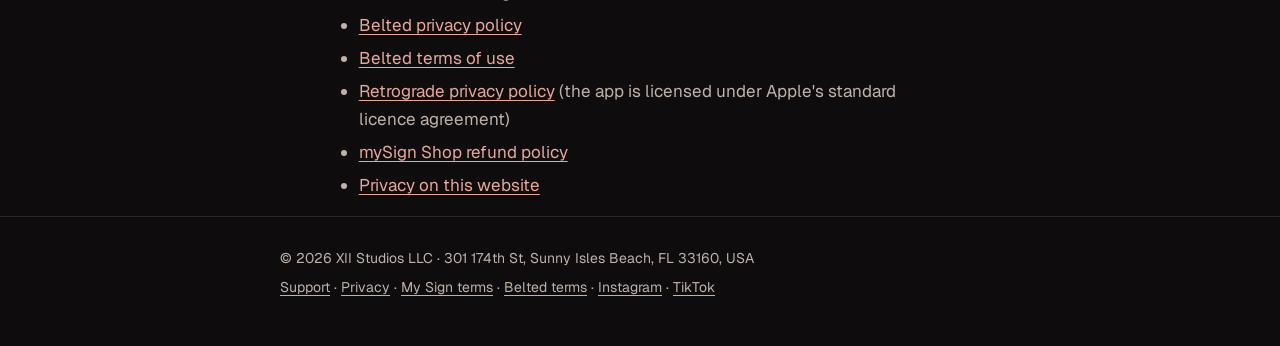
<file: support.html>
<!doctype html>
<html lang="en">
<head>
<meta charset="utf-8">
<meta name="viewport" content="width=device-width, initial-scale=1">
<title>Support: XII Studios</title>
<meta name="description" content="Contact XII Studios LLC for help with My Sign, Belted, Retrograde and the mySign Shop.">
<meta name="theme-color" content="#0f0c0e">
<link rel="canonical" href="https://xii-studio.io/support.html">
<link rel="icon" href="assets/favicon.svg" type="image/svg+xml">
<link rel="stylesheet" href="assets/site.css?v=4">
</head>
<body>
<header class="top"><div class="wrap">
  <a class="brand" href="./">XII Studios</a>
  <nav><a href="support.html">Support</a><a href="privacy.html">Privacy</a></nav>
</div></header>
<main class="wrap doc">
<h1>Support</h1>
<p class="lede">A person reads every message. Tell us which app you use and what went wrong. For My Sign, write from the email address on your account.</p>

<h2>Contact</h2>
<dl>
  <div><dt>My Sign app</dt><dd><a href="mailto:support@mysignapp.com">support@mysignapp.com</a></dd></div>
  <div><dt>Belted app</dt><dd><a href="mailto:som@xii-studio.io?subject=Belted">som@xii-studio.io</a> or <a href="mailto:joaquin@xii-studio.io?subject=Belted">joaquin@xii-studio.io</a></dd></div>
  <div><dt>Retrograde app</dt><dd><a href="mailto:som@xii-studio.io?subject=Retrograde">som@xii-studio.io</a> or <a href="mailto:joaquin@xii-studio.io?subject=Retrograde">joaquin@xii-studio.io</a></dd></div>
  <div><dt>mySign Shop orders</dt><dd><a href="https://shop.mysignapp.com/pages/contact">Shop contact form</a> or <a href="mailto:som@xii-studio.io">som@xii-studio.io</a> or <a href="mailto:joaquin@xii-studio.io">joaquin@xii-studio.io</a></dd></div>
  <div><dt>Phone</dt><dd><a href="tel:+16107511606">+1 (610) 751-1606</a></dd></div>
  <div><dt>Company</dt><dd><address>XII Studios LLC<br>301 174th St<br>Sunny Isles Beach, FL 33160, USA</address></dd></div>
</dl>
<p>My Sign and Belted are not crisis services. If you might hurt yourself or someone else, call your local emergency number. In the US, call or text 988.</p>

<h2>My Sign questions</h2>
<h3>Signing in</h3>
<p>There's no password. Enter your email and we send you a six-digit code. Check your spam folder if it doesn't arrive.</p>
<h3>Deleting your account</h3>
<p>In the app, go to Settings, then Delete everything. Your account and all its data are deleted right away, and this can't be undone.</p>
<h3>Getting a copy of your data</h3>
<p>Settings, then Download your data, then Export.</p>
<h3>Subscriptions and refunds</h3>
<p>If you subscribed through the App Store, cancel or ask for a refund in your Apple Account settings or at <a href="https://reportaproblem.apple.com">reportaproblem.apple.com</a>. Deleting your account doesn't cancel an App Store subscription. For anything else, see <a href="https://mysignapp.com/refunds">mysignapp.com/refunds</a>.</p>

<h2 id="belted">Belted questions</h2>
<h3>Signing in</h3>
<p>There's no password, email or phone number. Your account is your name plus the phone you set it up on. To use a second phone, open the Me tab, then Account, then "Use Belted on another phone", and type the one-time code it shows on the new phone.</p>
<h3>Reporting a post or a person</h3>
<p>Open the menu on any receipt or chat message and choose Report. It disappears for you right away. You can also block a member. Photos and videos are also screened automatically when they're posted. The person who runs the league and XII Studios review reports within 24 hours, remove content that breaks the terms, and remove the person who posted it.</p>
<h3>Photos, videos and chat</h3>
<p>Proof and chat photos and videos are shot live in the app; Belted can't read your photo library. Videos run up to 30 seconds. They are stored privately and shown only to the people in your league. Deleting a message, leaving a league or deleting your account deletes them.</p>
<h3>Deleting your account</h3>
<p>Me tab, then Account, then Delete my account. Your photos, videos and messages are deleted. Your past results stay in the league's history under "Deleted player". You can also email us and we'll do it for you.</p>
<h3>Money</h3>
<p>Belted is free. It has no purchases, cash prizes, betting or entry fees.</p>

<h2 id="retrograde">Retrograde questions</h2>
<h3>Where the dates come from</h3>
<p>The app calculates them on your phone from the planets' orbits and shows them in your time zone. A retrograde can start or end on a different calendar day than a website lists if that website uses another time zone.</p>
<h3>Widgets</h3>
<p>Touch and hold your Home Screen, tap Edit, then Add Widget, and search for Retrograde. The Today widget is free. The other six widgets need Retrograde Pro, and show a lock until you unlock it. A widget can take a few minutes to update after you buy.</p>
<h3>Alerts</h3>
<p>Turn on Alerts in the You tab. If nothing arrives, check that notifications are allowed for Retrograde in the Settings app.</p>
<h3>Money and refunds</h3>
<p>Retrograde Pro is either a yearly subscription with a free first week, or a one-time lifetime purchase. The yearly plan renews automatically until you cancel. To cancel, open the Settings app, tap your name, then Subscriptions, at least a day before it renews. On a new phone, tap Restore purchase in the You tab to get Pro back without paying again. Apple handles refunds at <a href="https://reportaproblem.apple.com">reportaproblem.apple.com</a>.</p>

<h2>Policies</h2>
<ul>
  <li><a href="https://mysignapp.com/privacy">My Sign privacy policy</a></li>
  <li><a href="https://mysignapp.com/terms">My Sign terms of use</a> (App Store copies are also covered by Apple's standard licence agreement)</li>
  <li><a href="belted-privacy.html">Belted privacy policy</a></li>
  <li><a href="belted-terms.html">Belted terms of use</a></li>
  <li><a href="retrograde-privacy.html">Retrograde privacy policy</a> (the app is licensed under Apple's standard licence agreement)</li>
  <li><a href="https://shop.mysignapp.com/policies/refund-policy">mySign Shop refund policy</a></li>
  <li><a href="privacy.html">Privacy on this website</a></li>
</ul>
</main>
<footer><div class="wrap">
  <p>© 2026 XII Studios LLC · 301 174th St, Sunny Isles Beach, FL 33160, USA</p>
  <p><a href="support.html">Support</a> · <a href="privacy.html">Privacy</a> · <a href="https://mysignapp.com/terms">My Sign terms</a> · <a href="belted-terms.html">Belted terms</a> · <a href="https://www.instagram.com/mysignastrology/">Instagram</a> · <a href="https://www.tiktok.com/@mysignastrology">TikTok</a></p>
</div></footer>
</body>
</html>
</file>
<file: assets/site.css>
/* XII Studios: site styles. Fonts are self-hosted (SIL Open Font License). No third-party requests. */
@font-face{font-family:"Instrument Serif";src:url(fonts/instrument-serif-latin-400-normal.woff2) format("woff2");font-weight:400;font-display:swap}
@font-face{font-family:"Geist";src:url(fonts/geist-latin-wght-normal.woff2) format("woff2");font-weight:100 900;font-display:swap}
:root{--bg:#0f0c0e;--ink:#f3ebe1;--ink-2:#bfb2a9;--rule:rgba(243,235,225,.12);--accent:#e7a79c;color-scheme:dark}
*{box-sizing:border-box}
html{-webkit-text-size-adjust:100%}
body{margin:0;background:var(--bg);color:var(--ink);font:400 17px/1.6 "Geist",-apple-system,BlinkMacSystemFont,"Segoe UI",Helvetica,Arial,sans-serif;-webkit-font-smoothing:antialiased}
a{color:var(--accent);text-underline-offset:3px}
a:focus-visible{outline:2px solid var(--accent);outline-offset:3px;border-radius:3px}
.wrap{max-width:760px;margin:0 auto;padding:0 20px}
header.top{padding:28px 0}
header.top .wrap{display:flex;justify-content:space-between;align-items:baseline}
.brand{font:400 24px/1 "Instrument Serif",Georgia,serif;color:var(--ink);text-decoration:none}
header.top nav a{color:var(--ink-2);text-decoration:none;margin-left:20px;font-size:15px}
header.top nav a:hover{color:var(--ink)}
main{padding:24px 0 64px}
main.doc{max-width:640px}
h1{font:400 clamp(40px,8vw,56px)/1.05 "Instrument Serif",Georgia,serif;margin:0}
h2{font:400 34px/1.1 "Instrument Serif",Georgia,serif;margin:0 0 8px}
.doc h2{font:500 13px/1.4 "Geist",sans-serif;letter-spacing:.08em;text-transform:uppercase;color:var(--ink-2);margin:56px 0 4px}
p{margin:16px 0 0;color:var(--ink-2)}
.lede{font-size:19px;margin-top:20px}
ul.apps{list-style:none;margin:0;padding:0}
.apps li{display:flex;gap:16px;padding:20px 0;border-bottom:1px solid var(--rule)}
.apps img,.apps .glyph{width:52px;height:52px;border-radius:12px;flex:none}
.apps .glyph{display:grid;place-items:center;background:#1d171a;border:1px solid var(--rule);font:400 24px/1 "Instrument Serif",Georgia,serif;color:var(--ink)}
.apps h3{margin:0;font-size:18px;font-weight:600}
.apps p{margin:4px 0 0;font-size:15.5px}
.apps .links{margin-top:8px;font-size:15px;display:flex;flex-wrap:wrap;gap:4px 16px}
dl{margin:8px 0 0}
dl div{padding:12px 0;border-bottom:1px solid var(--rule)}
dt{font-size:14px;color:var(--ink-2)}
dd{margin:2px 0 0}
address{font-style:normal}
footer{border-top:1px solid var(--rule);padding:24px 0 48px;font-size:14px;color:var(--ink-2)}
footer p{margin:6px 0 0;font-size:14px}
footer a{color:var(--ink-2)}
.doc h3{font-size:17px;font-weight:600;margin:28px 0 0}
.doc h3+p{margin-top:4px}
.doc ul{padding-left:1.1em;color:var(--ink-2)}
.doc li{margin:6px 0}

/* home */
section{padding:56px 0;border-top:1px solid var(--rule)}
section.hero{border-top:0;padding:48px 0 64px}
.hero h1{font-size:clamp(44px,8vw,68px);max-width:11em}
.btns{display:flex;flex-wrap:wrap;gap:12px;margin-top:28px}
.btn{text-decoration:none;font-size:15px;font-weight:500;padding:11px 20px;border-radius:999px;border:1px solid var(--rule);color:var(--ink)}
.btn:hover{border-color:var(--ink-2)}
.btn.solid{background:var(--ink);color:var(--bg);border-color:var(--ink)}
.app-head{display:flex;align-items:center;gap:16px;margin-bottom:8px}
.app-head img{border-radius:14px}
.app-head h2{margin:0}
.status{margin:2px 0 0;font-size:14px;color:var(--accent)}
.shots{display:grid;grid-template-columns:repeat(3,1fr);gap:16px;margin-top:28px;max-width:600px}
.shots figure{margin:0}
.shots img{width:100%;height:auto;aspect-ratio:1206/2622;object-fit:cover;border-radius:20px;border:1px solid var(--rule)}
.shots figcaption{margin-top:10px;font-size:14px;color:var(--ink-2)}
.fine{font-size:14px;margin-top:14px}
.facts{display:grid;grid-template-columns:repeat(4,1fr);gap:0 16px;margin-top:24px}
.facts div{border-bottom:0;border-top:1px solid var(--rule)}
section > .links{margin-top:20px;font-size:15px;display:flex;flex-wrap:wrap;gap:4px 18px}
.team{display:grid;grid-template-columns:1fr 1fr;gap:16px;margin-top:8px}
.team h3{margin:12px 0 0;font-size:18px;font-weight:600}
.team p{margin:2px 0 4px;font-size:15px}
.team a{font-size:15px}
@media (max-width:600px){
  .shots{grid-template-columns:none;grid-auto-flow:column;grid-auto-columns:62%;overflow-x:auto;scroll-snap-type:x mandatory;margin-left:-20px;margin-right:-20px;padding:0 20px 8px;max-width:none}
  .shots figure{scroll-snap-align:start}
  .facts{grid-template-columns:1fr 1fr}
  .team{grid-template-columns:1fr}
}
</file>
